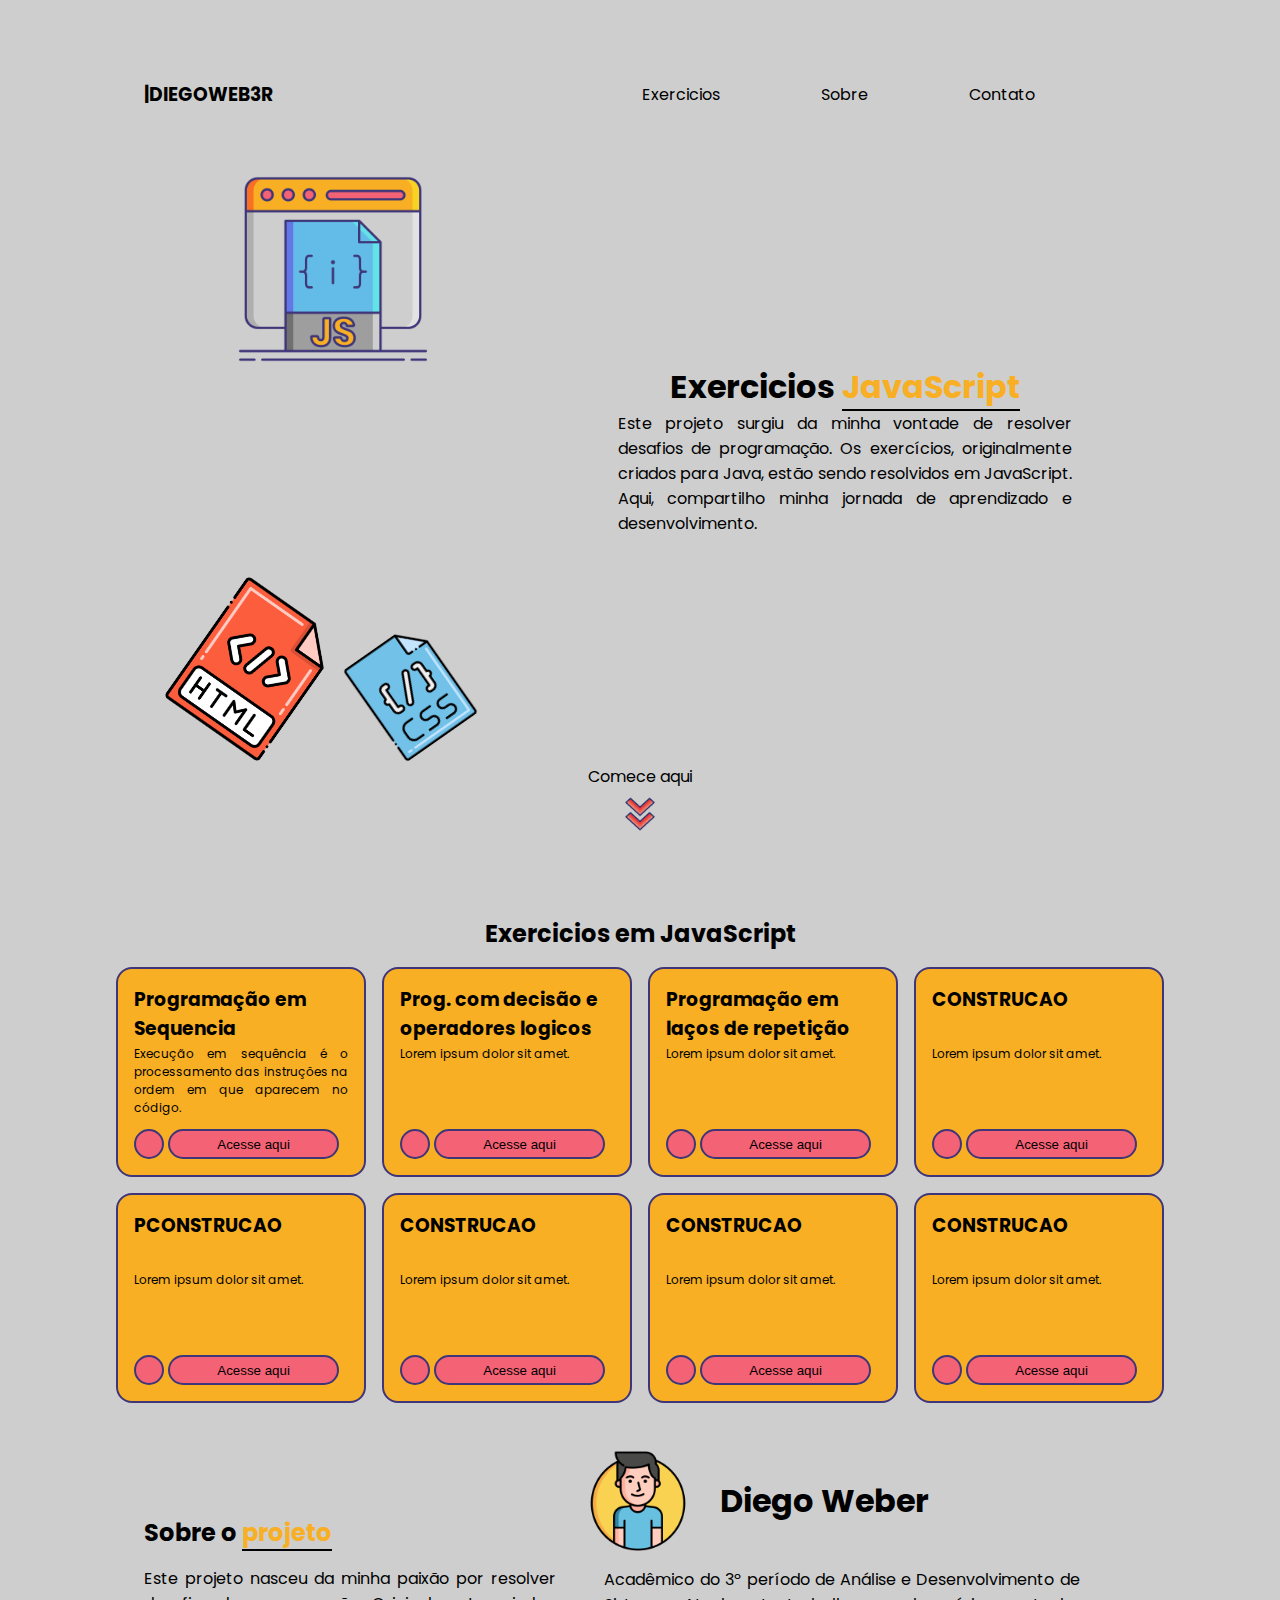
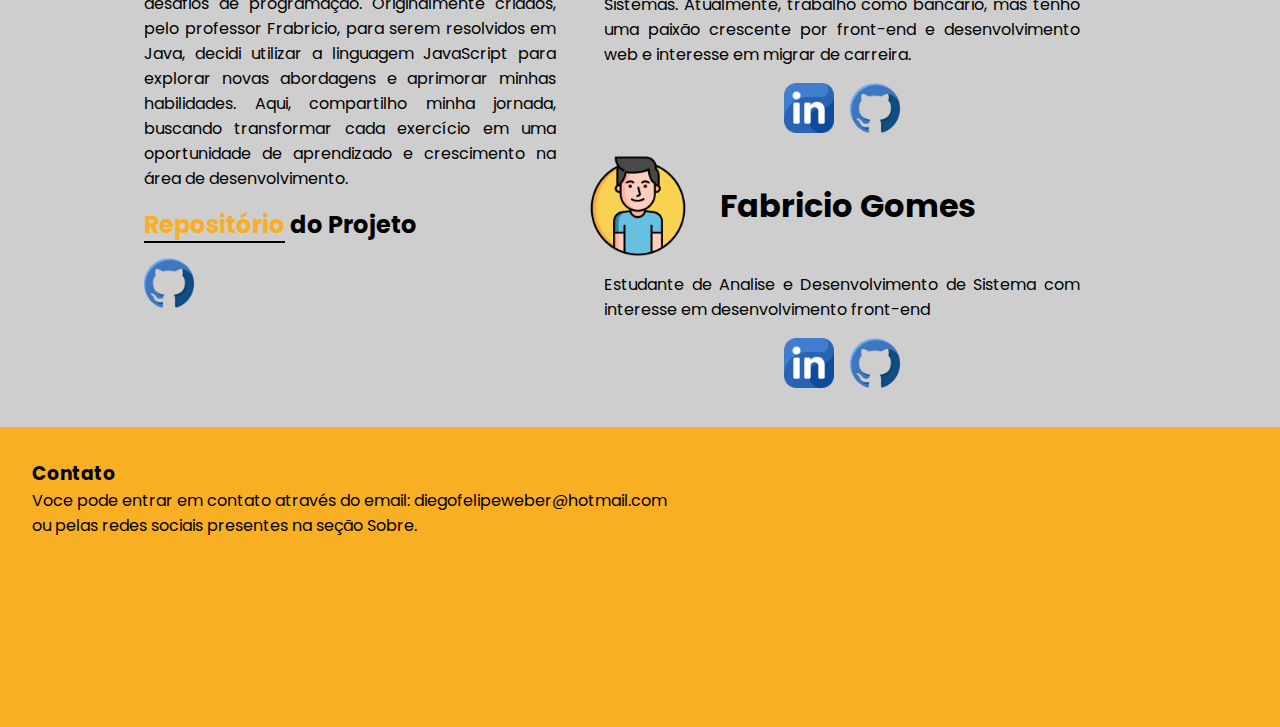
<file: index.html>
<!DOCTYPE html>
<html lang="en">
<head>
    <meta charset="UTF-8">
    <meta name="viewport" content="width=device-width, initial-scale=1.0">
    <link rel="stylesheet" href="style.css">
    <title>Exercicios JS</title>
</head>
<body>
    <div class="apresentacaoContainer">
        <nav>
            <h3 class="logo">|DIEGOWEB3R</h3>   
            <ul>
                <li><a href="#exercicio">Exercicios</a></li>
                <li><a href="#sobre">Sobre</a></li>
                <li><a href="#footer">Contato</a></li>
            </ul>
        </nav>
        <section>
            <div class="imgContainer">
                <img class="javascriptImg" src="./assets/javascript.png" alt="icon javascript">
                <img class="htmlImg" src="./assets/html.png" alt="icon html">
                <img class="cssImg" src="./assets/css.png" alt="icon css">
            </div>
            <div class="textContainer">
                <h1>Exercicios <span class="destaque">JavaScript</span></h1>
                <p>Este projeto surgiu da minha vontade de resolver desafios de programação. Os exercícios, originalmente criados para Java, estão sendo resolvidos em JavaScript. Aqui, compartilho minha jornada de aprendizado e desenvolvimento.</p>
            </div>
        </section>
        <div class="scrollContainer">
            <a href="#exercicio"><p><a href="#exercicio">Comece aqui</p>
            <img src="./assets/down-arrow.png" alt="seta"></a>
        </div>
    </div>

    <div id="exercicio">
        <h2>Exercicios em JavaScript</h2>
        <div class="cardContainers">
            <div class="card">
                <h3>Programação em Sequencia</h3>
                <p>Execução em sequência é o processamento das instruções na ordem em que aparecem no código.</p>
                <div class="buttonCard">
                    <div class="round"></div>
                    <button><a href="progsequencia.html">Acesse aqui</a></button>
                </div>
            </div>
            <div class="card">
                <h3>Prog. com decisão e operadores logicos</h3>
                <p>Lorem ipsum dolor sit amet.</p>
                <div class="buttonCard">
                    <div class="round"></div>
                    <button><a href="exercicioProgDecisaoOpLogicos.js">Acesse aqui</a></button>
                </div>
            </div>
            <div class="card">
                <h3>Programação em laços de repetição</h3>
                <p>Lorem ipsum dolor sit amet.</p>
                <div class="buttonCard">
                    <div class="round"></div>
                    <button><a href="proglaços.html">Acesse aqui</a></button>
                </div>
            </div>
            <div class="card">
                <h3>CONSTRUCAO</h3>
                <p>Lorem ipsum dolor sit amet.</p>
                <div class="buttonCard">
                    <div class="round"></div>
                    <button>Acesse aqui</button>
                </div>
            </div>
            <div class="card">
                <h3>PCONSTRUCAO</h3>
                <p>Lorem ipsum dolor sit amet.</p>
                <div class="buttonCard">
                    <div class="round"></div>
                    <button>Acesse aqui</button>
                </div>
            </div>
            <div class="card">
                <h3>CONSTRUCAO</h3>
                <p>Lorem ipsum dolor sit amet.</p>
                <div class="buttonCard">
                    <div class="round"></div>
                    <button>Acesse aqui</button>
                </div>
            </div>
            <div class="card">
                <h3>CONSTRUCAO</h3>
                <p>Lorem ipsum dolor sit amet.</p>
                <div class="buttonCard">
                    <div class="round"></div>
                    <button>Acesse aqui</button>
                </div>
            </div>
            <div class="card">
                <h3>CONSTRUCAO</h3>
                <p>Lorem ipsum dolor sit amet.</p>
                <div class="buttonCard">
                    <div class="round"></div>
                    <button>Acesse aqui</button>
                </div>
            </div>
        </div>
    </div>


    <div id="sobre" class="sobreContainer">
        <div class="sobreProjetoContainer">
            <h2>Sobre o <span>projeto</span></h2>
            <p>Este projeto nasceu da minha paixão por resolver desafios de programação. Originalmente criados, pelo professor Frabricio, para serem resolvidos em Java, decidi utilizar a linguagem JavaScript para explorar novas abordagens e aprimorar minhas habilidades. Aqui, compartilho minha jornada, buscando transformar cada exercício em uma oportunidade de aprendizado e crescimento na área de desenvolvimento.</p>
            <h2><span>Repositório</span> do Projeto</h2>
            <a href="https://github.com/diegoweb3r/ExerciciosJS"><img src="./assets/github.png" alt="github icon"></a>
        </div>
        <div class="sobreNosProjeto">
            <div class="sobreCard">
                <div class="autorContainer">
                    <img src="./assets/user.png" alt="user icon">
                    <h3>Diego Weber</h3>
                </div>
                <div class="textSobreCard">
                    <p>Acadêmico do 3º período de Análise e Desenvolvimento de Sistemas. Atualmente, trabalho como bancário, mas tenho uma paixão crescente por front-end e desenvolvimento web e interesse em migrar de carreira.</p>
                    <div class="socialLinks">
                        <a href="https://www.linkedin.com/in/diego-weber-474a5aa6/"><img src="./assets/linkedin (1).png" alt="linkedin icon"></a>
                        <a href="https://github.com/diegoweb3r"><img src="./assets/github.png" alt="github icon"></a>
                    </div>
                </div>
            </div>
            <div class="sobreCard">
                <div class="autorContainer">
                    <img src="./assets/user.png" alt="user icon">
                    <h3>Fabricio Gomes</h3>
                </div>
                <div class="textSobreCard">
                    <p>Estudante de Analise e Desenvolvimento de Sistema com interesse em desenvolvimento front-end</p>
                    <div class="socialLinks">
                        <a href="https://www.linkedin.com/in/fabriciocurvello/"><img src="./assets/linkedin (1).png" alt="linkedin icon"></a>
                        <a href=""><img src="./assets/github.png" alt="github icon"></a>
                    </div>
                </div>
            </div>
        </div>
    </div>
    
    <footer id="footer" class="contatoContainer">
        <h3>Contato</h3>
        <p>Voce pode entrar em contato através do email: diegofelipeweber@hotmail.com <br>
        ou pelas redes sociais presentes na seção Sobre.</p>

    </footer>
    
</body>
</html>
</file>
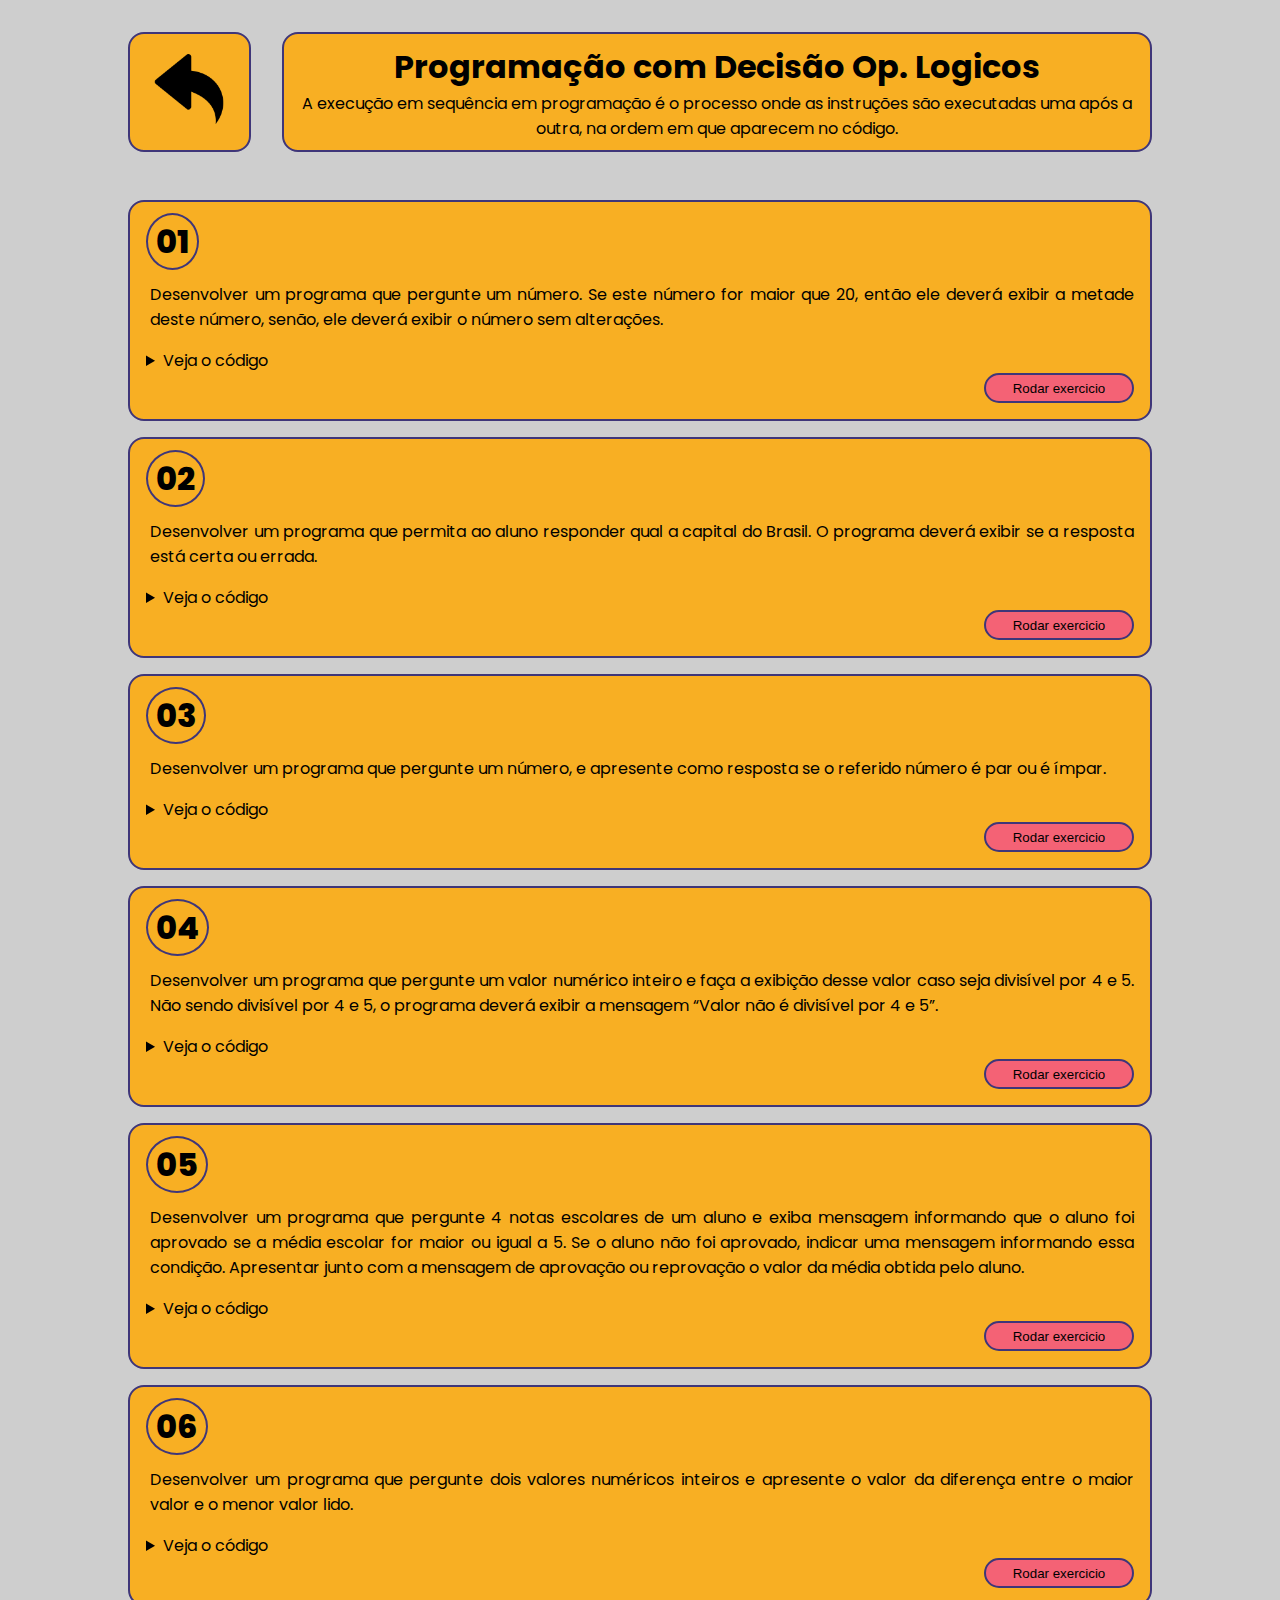
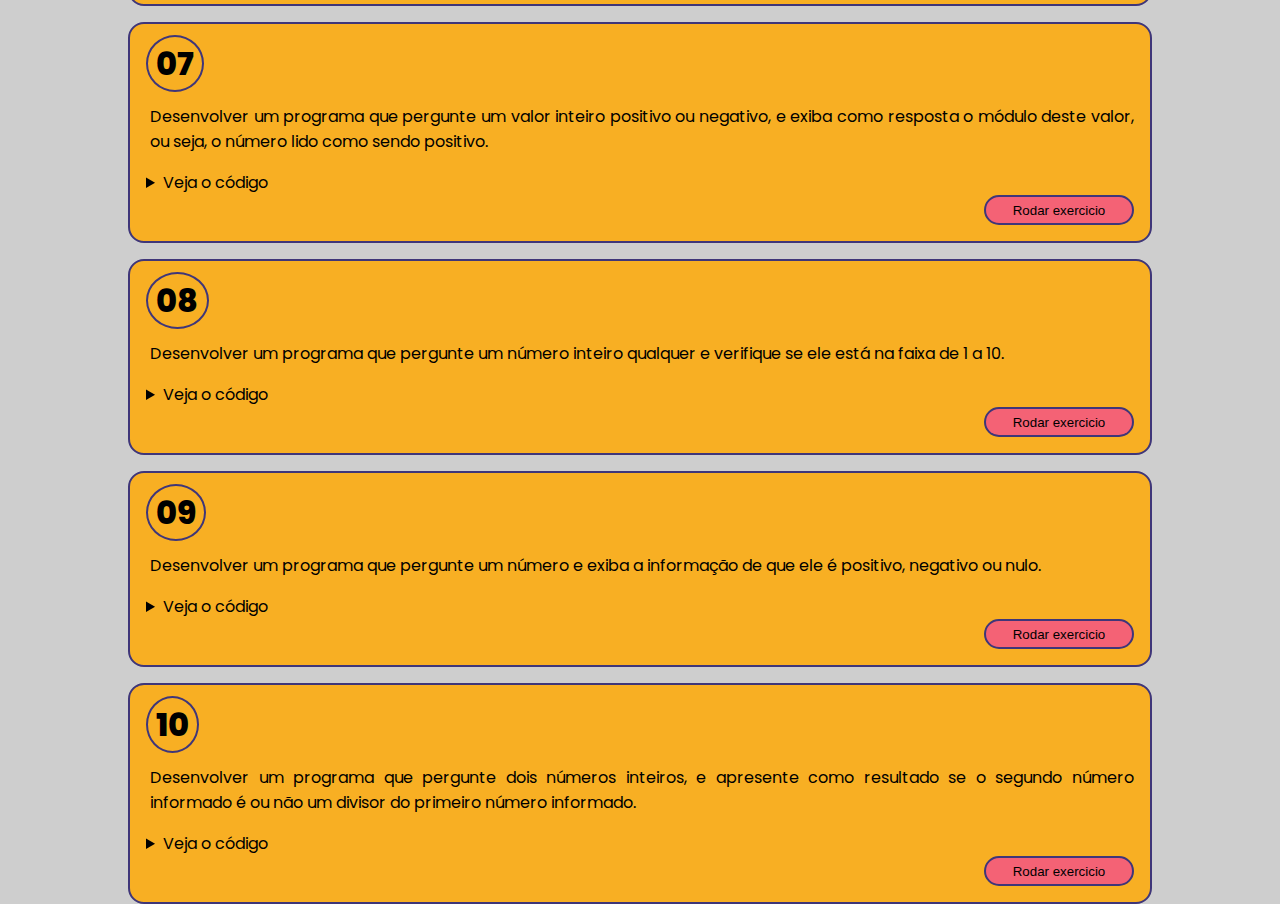
<file: progDeciOpLogicos.html>
<!DOCTYPE html>
<html lang="en">
<head>
    <meta charset="UTF-8">
    <meta name="viewport" content="width=device-width, initial-scale=1.0">
    <link rel="stylesheet" href="exerciciosStyle.css">
    <title>Programação com Decisão Op. Logicos</title>
</head>
<body>

    <header>
        <div class="voltarButton">
            <a href="index.html"><img src="./assets/reply.png" alt="back icon"></a>
        </div>
        <div class="header">
            <h1>Programação com Decisão Op. Logicos</h1>
            <p>A execução em sequência em programação é o processo onde as instruções são executadas uma após a outra, na ordem em que aparecem no código.</p>
        </div>
        
    </header>

    <section>
        <div class="questionCard">
            <div class="questionText">
                <span>01</span>
                <p>Desenvolver um programa que pergunte um número. Se este número for maior que 20, então ele deverá exibir a 
                    metade deste número, senão, ele deverá exibir o número sem alterações.</p>
            </div>
            <div class="questionCode">
                <details>
                <summary>Veja o código</summary>
                    <p> function exercicio01(){<br>
                        let numero = parseFloat(prompt("Digite um numero:"))<br>
                    
                        if (numero > 20){<br>
                            alert("A metade do numero digitado é " + (numero/2))<br>
                        } else{<br>
                            alert("O numero digitado é " + numero)<br>
                        }<br>
                    }</p>
                
                </details>
            </div>
            <div class="questionButtons">
                <button onClick="exercicio01()">Rodar exercicio</button>
            </div>
        </div>

        <div class="questionCard">
            <div class="questionText">
                <span>02</span>
                <p>Desenvolver um programa que permita ao aluno responder qual a capital do Brasil. O programa deverá exibir se 
                    a resposta está certa ou errada.</p>
            </div>
            <div class="questionCode">
                <details>
                <summary>Veja o código</summary>
                    <p> let capital = prompt("Digite a capital do Brasil");<br>

                        if(capital.toLocaleUpperCase == BRASILIA){<br>
                            alert("Sua resposta esta correta")<br>
                        } else{<br>
                            alert("Sua resposta esta errada")<br>
                        }</p>
                
                </details>
            </div>
            <div class="questionButtons">
                <button onClick="exercicio02()">Rodar exercicio</button>
            </div>
        </div>
        <div class="questionCard">
            <div class="questionText">
                <span>03</span>
                <p>Desenvolver um programa que pergunte um número, e apresente como resposta se o referido número é par ou 
                é ímpar.</p>
            </div>
            <div class="questionCode">
                <details>
                <summary>Veja o código</summary>
                    <p> let numero = parseFloat(prompt("Digite um numero"))<br>

                        if(numero % 2 == 0){<br>
                            alert("O numero " + numero + "é par")<br>
                        } else{<br>
                            alert("O numero " + numero + "é impar")<br>
                        }</p>
                
                </details>
            </div>
            <div class="questionButtons">
                <button onClick="exercicio03()">Rodar exercicio</button>
            </div>
        </div>
        <div class="questionCard">
            <div class="questionText">
                <span>04</span>
                <p>Desenvolver  um  programa  que  pergunte  um  valor  numérico  inteiro  e  faça  a  exibição  desse  valor  caso  seja 
                    divisível por 4 e 5. Não sendo divisível por 4 e 5, o programa deverá exibir a mensagem “Valor não é divisível por 
                    4 e 5”.</p>
            </div>
            <div class="questionCode">
                <details>
                <summary>Veja o código</summary>
                    <p>let numero = parseInt(prompt("Digite um numero inteiro"))<br>

                        if(numero % 4 == 0 && numero % 5 == 0){<br>
                            alert("O numero é divisivel por 4 ou 5")<br>
                        } else{<br>
                            alert("O valor não é divisivel por 4 e 5")<br>
                        }</p>
                
                </details>
            </div>
            <div class="questionButtons">
                <button onClick="exercicio02()">Rodar exercicio</button>
            </div>
        </div>
        <div class="questionCard">
            <div class="questionText">
                <span>05</span>
                <p>Desenvolver um programa que pergunte 4 notas escolares de um aluno e exiba mensagem informando que o 
                    aluno  foi  aprovado  se  a  média  escolar  for  maior  ou  igual  a  5.  Se  o  aluno  não  foi  aprovado,  indicar  uma 
                    mensagem informando essa condição. Apresentar junto com a mensagem de aprovação ou reprovação o valor 
                    da média obtida pelo aluno.</p>
            </div>
            <div class="questionCode">
                <details>
                <summary>Veja o código</summary>
                    <p> let nota1 = parseFloat(prompt("Digite a primeira nota: "))<br>
                        let nota2 = parseFloat(prompt("Digite a segunda nota: "))<br>
                        let nota3 = parseFloat(prompt("Digite a terceira nota: "))<br>
                        let nota4 = parseFloat(prompt("Digite a quarta nota: "))<br>
                        media = (nota1 + nota2 + nota3 + nota4) / 4<br>
                    
                        if(media >= 5){<br>
                            alert("O aluno foi aprovado com média " + media)<br>
                        } else {<br>
                            alert("O aluno foi reprovado com média " + media)<br>
                        }</p>
                </details>
            </div>
            <div class="questionButtons">
                <button onClick="exercicio05()">Rodar exercicio</button>
            </div>
        </div>
        <div class="questionCard">
            <div class="questionText">
                <span>06</span>
                <p>Desenvolver um programa que pergunte dois valores numéricos inteiros e apresente o valor da diferença entre o 
                    maior valor e o menor valor lido.</p>
            </div>
            <div class="questionCode">
                <details>
                <summary>Veja o código</summary>
                    <p> let numero1 = parseInt(prompt("Digite um numero"))<br>
                        let numero2 = parseInt(prompt("Digite outro numero"))<br>
                    
                        if(numero1 > numero2){<br>
                            alert("O maior numero digitado foi " + numero1 +" e o menor foi " + numero2 + " e a diferenca entre eles é de " + (numero1 - numero2))<br>
                        } else{<br>
                            alert("O maior numero digitado foi " + numero2 +" e o menor foi " + numero1 + " e a diferenca entre eles é de " + (numero2 - numero1))<br>
                        }</p>
                
                </details>
            </div>
            <div class="questionButtons">
                <button onClick="exercicio06()">Rodar exercicio</button>
            </div>
        </div>
        <div class="questionCard">
            <div class="questionText">
                <span>07</span>
                <p>Desenvolver um programa que pergunte um valor inteiro positivo ou negativo, e exiba como resposta o módulo 
                    deste valor, ou seja, o número lido como sendo positivo.</p>
            </div>
            <div class="questionCode">
                <details>
                <summary>Veja o código</summary>
                    <p> let numero = parseInt(prompt("Digite um valor"))<br>

                        if(numero >= 0){<br>
                            alert("O valor digitado foi" + numero)<br>
                        } else{<br>
                            alert("O valor digitado foi " + (-numero))<br>
                        }</p>
                
                </details>
            </div>
            <div class="questionButtons">
                <button onClick="exercicio07()">Rodar exercicio</button>
            </div>
        </div>
        <div class="questionCard">
            <div class="questionText">
                <span>08</span>
                <p>Desenvolver um programa que pergunte um número inteiro qualquer e verifique se ele está na faixa de 1 a 10.</p>
            </div>
            <div class="questionCode">
                <details>
                <summary>Veja o código</summary>
                    <p>let numero = parseInt(prompt("Digite um numero de 1 a 10"))
                        if(numero &lt; 1 || numero > 10){
                            alert("Voce digitou um numero fora do intervalo solicitado")
                        } else{
                            alert("Voce digitou o numero: " + numero)
                        }</p>
                
                </details>
            </div>
            <div class="questionButtons">
                <button onClick="exercicio08()">Rodar exercicio</button>
            </div>
        </div>
        <div class="questionCard">
            <div class="questionText">
                <span>09</span>
                <p>Desenvolver um programa que pergunte um número e exiba a informação de que ele é positivo, negativo ou 
                nulo.</p>
            </div>
            <div class="questionCode">
                <details>
                <summary>Veja o código</summary>
                    <p>let numero = parseInt(prompt("Digite um numero"))<br>

                        if(isNaN(numero)){<br>
                            alert("Valor digitado invalido")<br>
                        } else if (numero &lt; 0){<br>
                            alert("O numero digitado foi: " + numero + " e ele é negativo")<br>
                        }<br>
                        else if (numero >= 0){<br>
                            alert("O numero digitado foi: " + numero + " e ele é positivo")<br>
                        }<br></p>
                
                </details>
            </div>
            <div class="questionButtons">
                <button onClick="exercicio09()">Rodar exercicio</button>
            </div>
        </div>
        <div class="questionCard">
            <div class="questionText">
                <span>10</span>
                <p>Desenvolver  um  programa  que  pergunte  dois  números  inteiros,  e  apresente  como  resultado  se  o  segundo 
                    número informado é ou não um divisor do primeiro número informado.</p>
            </div>
            <div class="questionCode">
                <details>
                <summary>Veja o código</summary>
                    <p> let numero1 = parseInt(prompt("Digite um numero: "))<br>
                        let numero2 = parseInt(prompt("Digite outro numero: "))<br>
                    
                        if(numero2 % numero1 == 0){<br>
                            alert("O numero: " + numero2 + " é divisivel por " + numero1)<br>
                        } else{<br>
                            alert("O numero: " + numero2 + " não é divisivel por " + numero1)<br>
                        }</p>
                
                </details>
            </div>
            <div class="questionButtons">
                <button onClick="exercicio10()">Rodar exercicio</button>
            </div>
        </div>
    </section>
    
    <script src="exercicioProgDecisaoOpLogicos.js"></script>
</body>
</html>
</file>
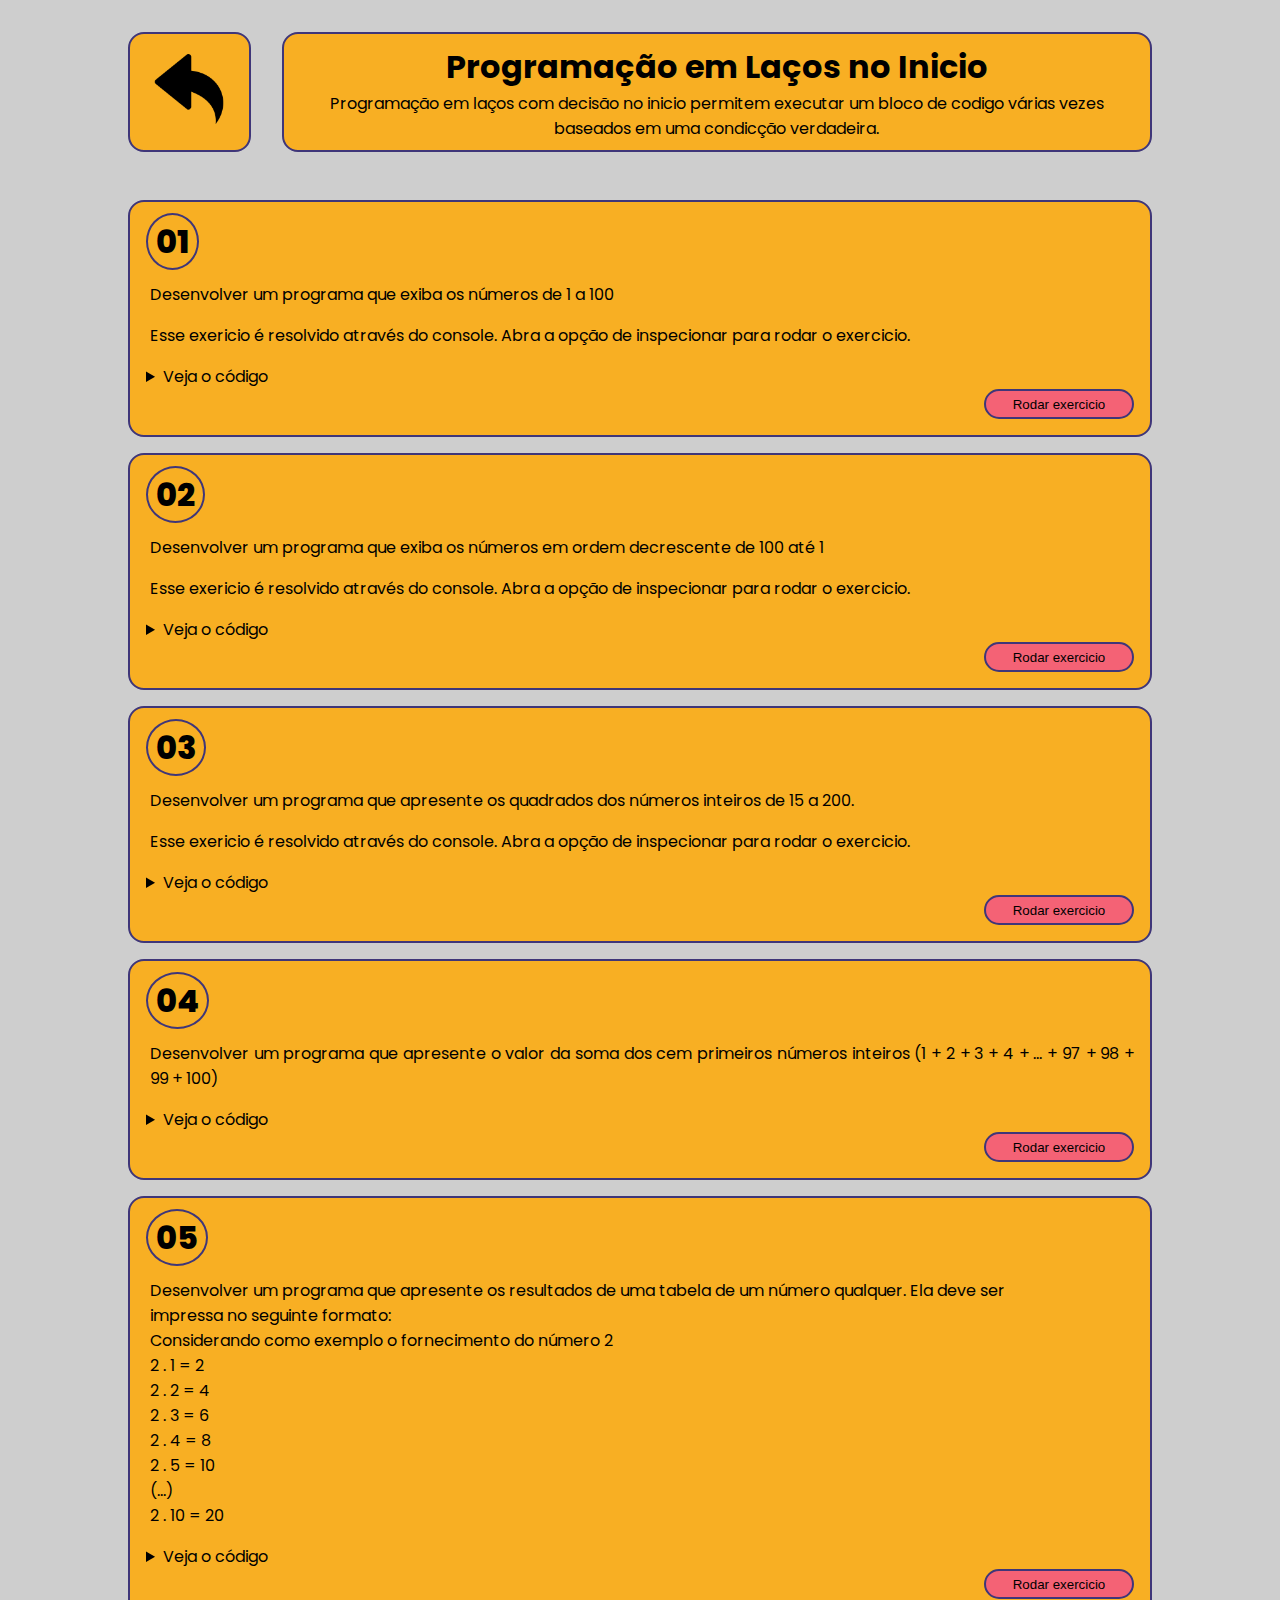
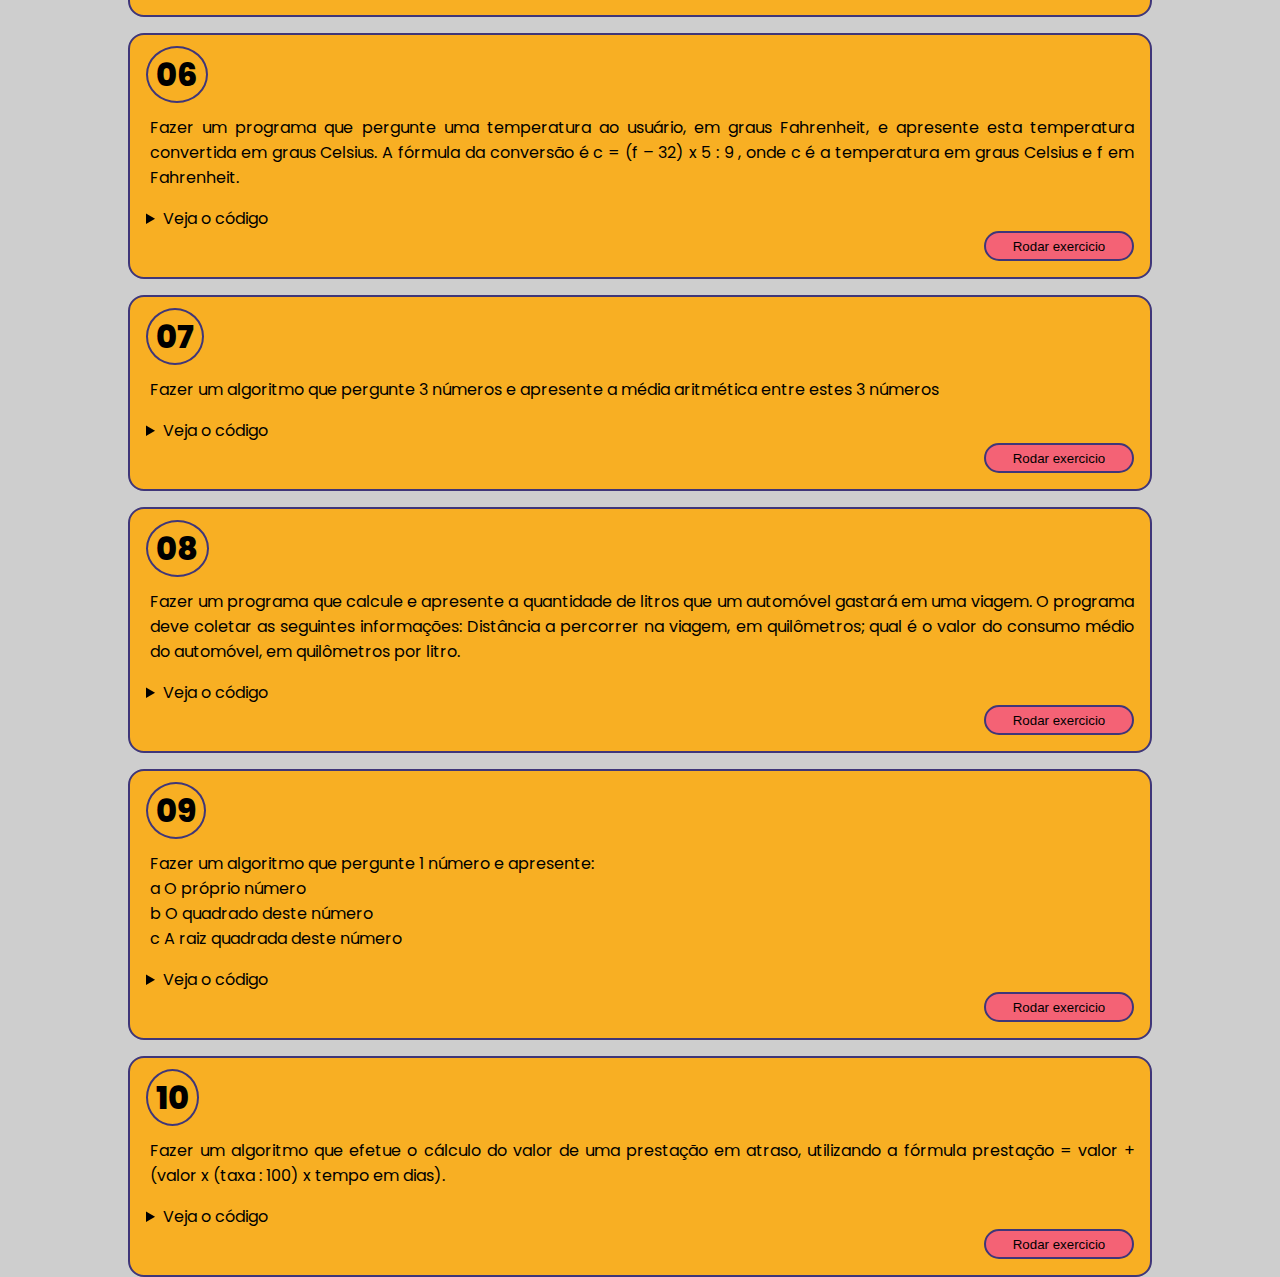
<file: proglacos.html>
<!DOCTYPE html>
<html lang="en">
<head>
    <meta charset="UTF-8">
    <meta name="viewport" content="width=device-width, initial-scale=1.0">
    <link rel="stylesheet" href="exerciciosStyle.css">
    <title>Programação em Laços</title>
</head>
<body>

    <header>
        <div class="voltarButton">
            <a href="index.html"><img src="./assets/reply.png" alt="back icon"></a>
        </div>
        <div class="header">
            <h1>Programação em Laços no Inicio</h1>
            <p>Programação em laços com decisão no inicio permitem executar um bloco de codigo várias vezes baseados em uma condicção verdadeira.</p>
        </div>
        
    </header>

    <section>
        <div class="questionCard">
            <div class="questionText">
                <span>01</span>
                <p>Desenvolver um programa que exiba os números de 1 a 100</p>
                <p class="consoleAlert">Esse exericio é resolvido através do console. Abra a opção de inspecionar para rodar o exercicio.</p>
            </div>
            <div class="questionCode">
                <details>
                <summary>Veja o código</summary>
                    <p>  let i = 1;<br>

                        while (i &lt;= 100){<br>
                            console.log(i)<br>
                            i++;<br>
                        }</p>
                
                </details>
            </div>
            <div class="questionButtons">
                <button onClick="exercicio01()">Rodar exercicio</button>
            </div>
        </div>

        <div class="questionCard">
            <div class="questionText">
                <span>02</span>
                <p>Desenvolver um programa que exiba os números em ordem decrescente de 100 até 1<br>
                    <p class="consoleAlert">Esse exericio é resolvido através do console. Abra a opção de inspecionar para rodar o exercicio.</p>
                </div>
            <div class="questionCode">
                <details>
                <summary>Veja o código</summary>
                    <p>   let i = 100;<br>

                        while (i > 0){<br>
                            console.log(i)<br>
                            i--;<br>    
                        }</p>
                
                </details>
            </div>
            <div class="questionButtons">
                <button onClick="exercicio02()">Rodar exercicio</button>
            </div>
        </div>
        <div class="questionCard">
            <div class="questionText">
                <span>03</span>
                <p>Desenvolver um programa que apresente os quadrados dos números inteiros de 15 a 200.</p>
                <p class="consoleAlert">Esse exericio é resolvido através do console. Abra a opção de inspecionar para rodar o exercicio.</p>
            </div>
            <div class="questionCode">
                <details>
                <summary>Veja o código</summary>
                    <p>let i = 15;<br>

                        while (i &lt;= 200){<br>
                            console.log(Math.pow(i, 2));<br>
                            i++;<br>
                        }</p>
                
                </details>
            </div>
            <div class="questionButtons">
                <button onClick="exercicio03()">Rodar exercicio</button>
            </div>
        </div>
        <div class="questionCard">
            <div class="questionText">
                <span>04</span>
                <p>Desenvolver um programa que apresente o valor da soma dos cem primeiros números inteiros (1 + 2 + 3 + 4 + ...
                    + 97 + 98 + 99 + 100) </p>
            </div>
            <div class="questionCode">
                <details>
                <summary>Veja o código</summary>
                    <p> let i = 1;<br>
                        let soma = 0;<br>
                        
                        while(i &lt;= 100){<br>
                            soma += i;<br>
                            i++;<br>
                        }<br>
                        
                        alert(soma)<br></p>
                
                </details>
            </div>
            <div class="questionButtons">
                <button onClick="exercicio04()">Rodar exercicio</button>
            </div>
        </div>
        <div class="questionCard">
            <div class="questionText">
                <span>05</span>
                <p>Desenvolver um programa que apresente os resultados de uma tabela de um número qualquer. Ela deve ser<br>
                    impressa no seguinte formato:<br>
                    Considerando como exemplo o fornecimento do número 2<br>
                    2 . 1 = 2<br>
                    2 . 2 = 4<br>
                    2 . 3 = 6<br>
                    2 . 4 = 8<br>
                    2 . 5 = 10<br>
                    (...)<br>
                    2 . 10 = 20<br></p>
            </div>
            <div class="questionCode">
                <details>
                <summary>Veja o código</summary>
                    <p>    let i = 1;<br>
                        let tabuada = 5;<br>
                    
                        while (i &lt;= 10){<br>
                        console.log(tabuada + " . " + i + " = " + tabuada * i)<br>
                        i++;
                    }<br></p>
                </details>
            </div>
            <div class="questionButtons">
                <button onClick="exercicio05()">Rodar exercicio</button>
            </div>
        </div>
        <div class="questionCard">
            <div class="questionText">
                <span>06</span>
                <p>Fazer um programa que pergunte uma temperatura ao usuário, em graus Fahrenheit, e apresente esta
                    temperatura convertida em graus Celsius. A fórmula da conversão é c	=	(f	–	32)	x	5	:	9	, onde c	 é a temperatura
                    em graus Celsius e f		em Fahrenheit.</p>
            </div>
            <div class="questionCode">
                <details>
                <summary>Veja o código</summary>
                    <p> let temperaturaFahrenheit = parseFloat(prompt("Digite a temperatura em Fahrenheit: "));<br>
                        let temperaturaCelsius = (temperaturaFahrenheit - 32) * 5 / 9;<br>
                        
                        alert(`A temperatura em Fahrenheit é de ${temperaturaFahrenheit} e em Celsius é de ${temperaturaCelsius}`)<br></p>
                
                </details>
            </div>
            <div class="questionButtons">
                <button onClick="exercicio06()">Rodar exercicio</button>
            </div>
        </div>
        <div class="questionCard">
            <div class="questionText">
                <span>07</span>
                <p>Fazer um algoritmo que pergunte 3 números e apresente a média aritmética entre estes 3 números</p>
            </div>
            <div class="questionCode">
                <details>
                <summary>Veja o código</summary>
                    <p> let numero1 = parseFloat(prompt("Digite o primeiro numero: "));<br>
                        let numero2 = parseFloat(prompt("Digite o segundo numero: "));<br>
                        let numero3 = parseFloat(prompt("Digite o terceiro numero: "));<br>
                        let media = (numero1 + numero2 + numero3) / 3;<br>
                        
                        alert(`Os numeros digitados foram: ${numero1}, ${numero2} e ${numero3}. A média aritmetica é ${media}.`)<br></p>
                
                </details>
            </div>
            <div class="questionButtons">
                <button onClick="exercicio07()">Rodar exercicio</button>
            </div>
        </div>
        <div class="questionCard">
            <div class="questionText">
                <span>08</span>
                <p>Fazer um programa que calcule e apresente a quantidade de litros que um automóvel gastará em uma viagem. O
                    programa deve coletar as seguintes informações: Distância a percorrer na viagem, em quilômetros; qual é o
                    valor do consumo médio do automóvel, em quilômetros por litro.</p>
            </div>
            <div class="questionCode">
                <details>
                <summary>Veja o código</summary>
                    <p> let distancia = parseFloat(prompt("Digite a distancia, em quilometros, a percorrer:"));<br>
                        let valorConsumoMedio = parseFloat(prompt("Digite o consumo medio, em quilometros, do veiculo:"))<br>
                        let qtdLitros = distancia / valorConsumoMedio;<br>
                    
                        alert(`Voce vai percorrer ${distancia}Km e consumira cerca de ${qtdLitros}lts de gasolina.`)<br></p>
                
                </details>
            </div>
            <div class="questionButtons">
                <button onClick="exercicio08()">Rodar exercicio</button>
            </div>
        </div>
        <div class="questionCard">
            <div class="questionText">
                <span>09</span>
                <p>Fazer um algoritmo que pergunte 1 número e apresente: <br>
                    a O próprio número <br>
                    b O quadrado deste número <br>
                    c A raiz quadrada deste número <br></p>
            </div>
            <div class="questionCode">
                <details>
                <summary>Veja o código</summary>
                    <p> let numero = parseFloat(prompt("Digite um numero:"));<br>
                        let numeroQuadrado = Math.pow(numero, 2);<br>
                        let numeroRaiz = Math.sqrt(numero);<br>
                        
                        alert(`O numero digitado foi: ${numero}. O numero ao quadrado é ${numeroQuadrado} e a raiz quadrada é ${numeroRaiz}`)<br></p>
                
                </details>
            </div>
            <div class="questionButtons">
                <button onClick="exercicio09()">Rodar exercicio</button>
            </div>
        </div>
        <div class="questionCard">
            <div class="questionText">
                <span>10</span>
                <p>Fazer um algoritmo que efetue o cálculo do valor de uma prestação em atraso, utilizando a fórmula 
                    prestação	=	valor	+	(valor	x	(taxa	:	100)	x	tempo	em	dias).</p>
            </div>
            <div class="questionCode">
                <details>
                <summary>Veja o código</summary>
                    <p> let prestacao = parseFloat(prompt("Digite o valor da prestação:"));<br>
                        let diasAtraso = parseInt(prompt("Quantos dias esta em atraso?"));<br>
                        let taxa = parseFloat(prompt("Qual a taxa para atrasos?"));<br>
                        
                        let prestacaoAtualizada = prestacao + (prestacao * (taxa / 100) * diasAtraso); <br>
                        
                        alert(`A prestação original era de R$${prestacao} e estava em atraso em ${diasAtraso} dias. A taxa de atraso é de ${taxa}% ao dia. Sua parcela atualizada é de: R$${prestacaoAtualizada}`)<br></p>
                
                </details>
            </div>
            <div class="questionButtons">
                <button onClick="exercicio10()">Rodar exercicio</button>
            </div>
        </div>
    </section>
    
    <script src="exerciciosProgLacos.js"></script>
</body>
</html>
</file>
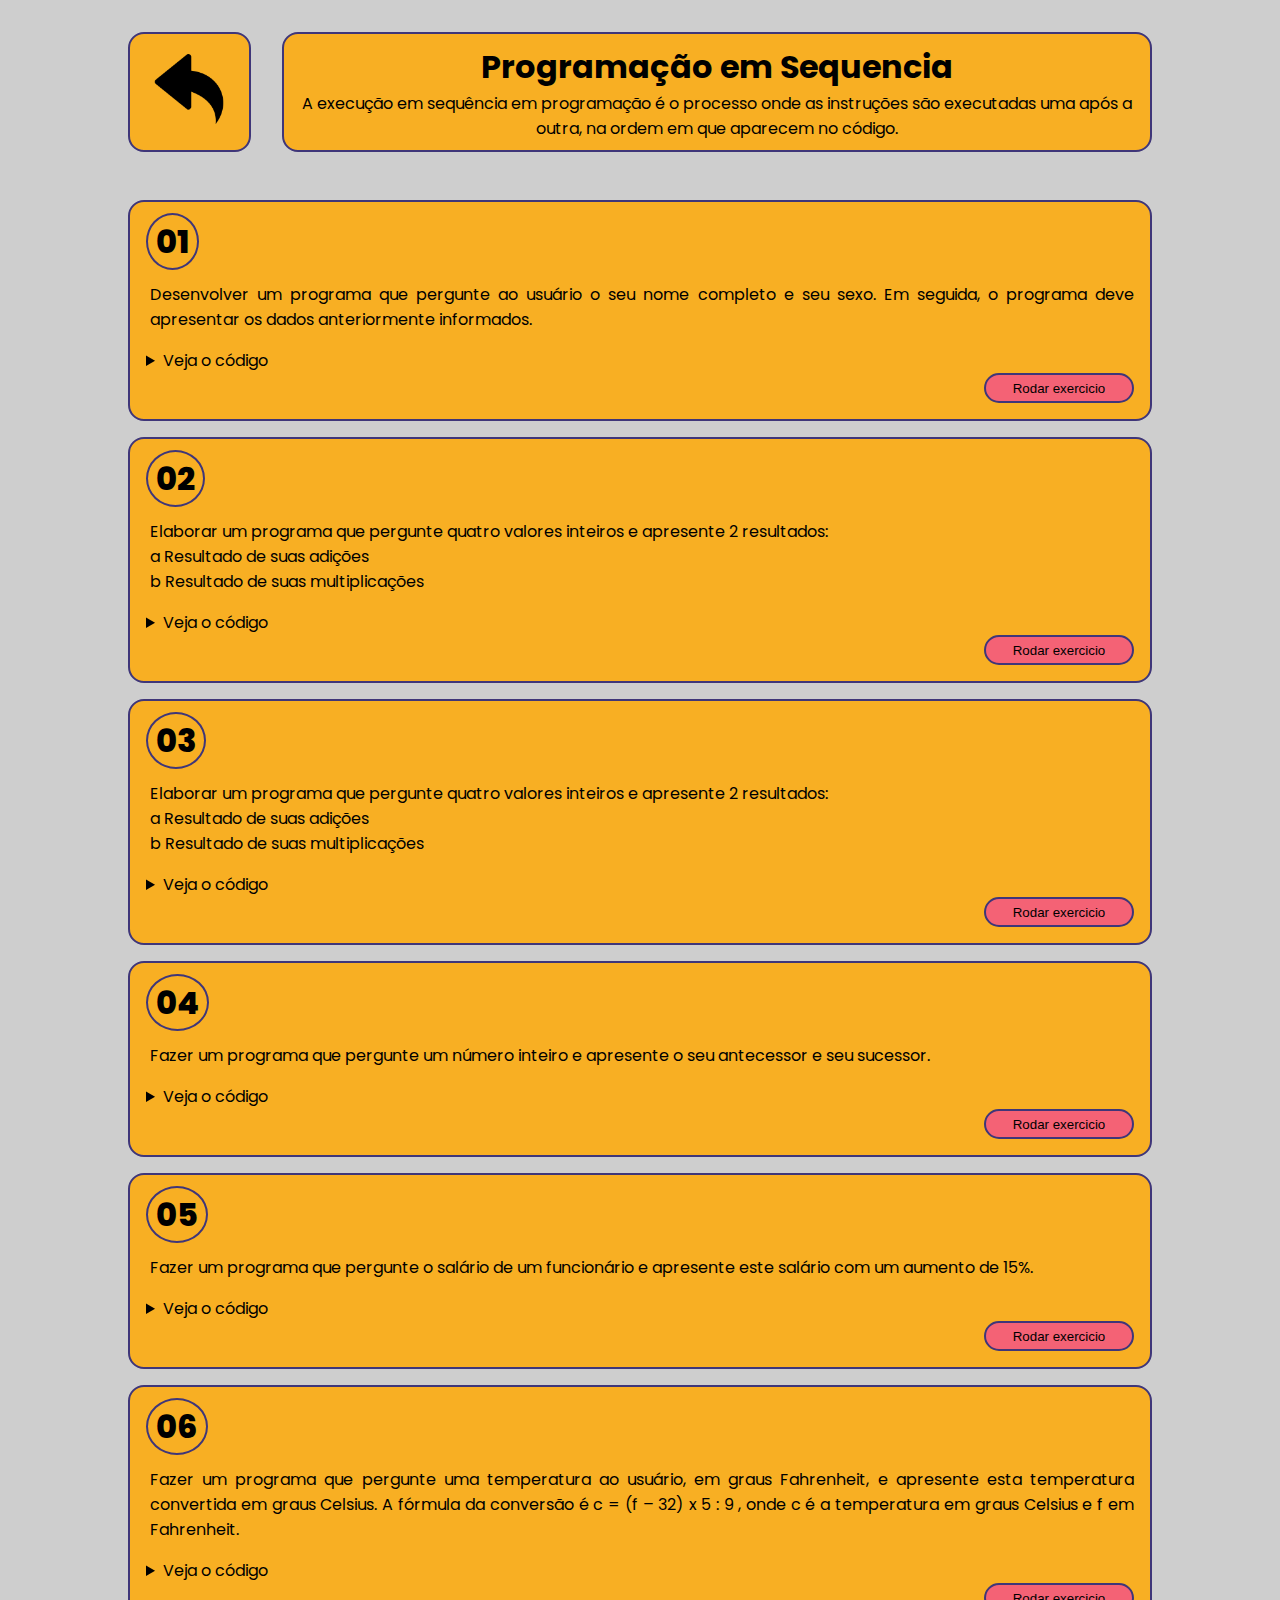
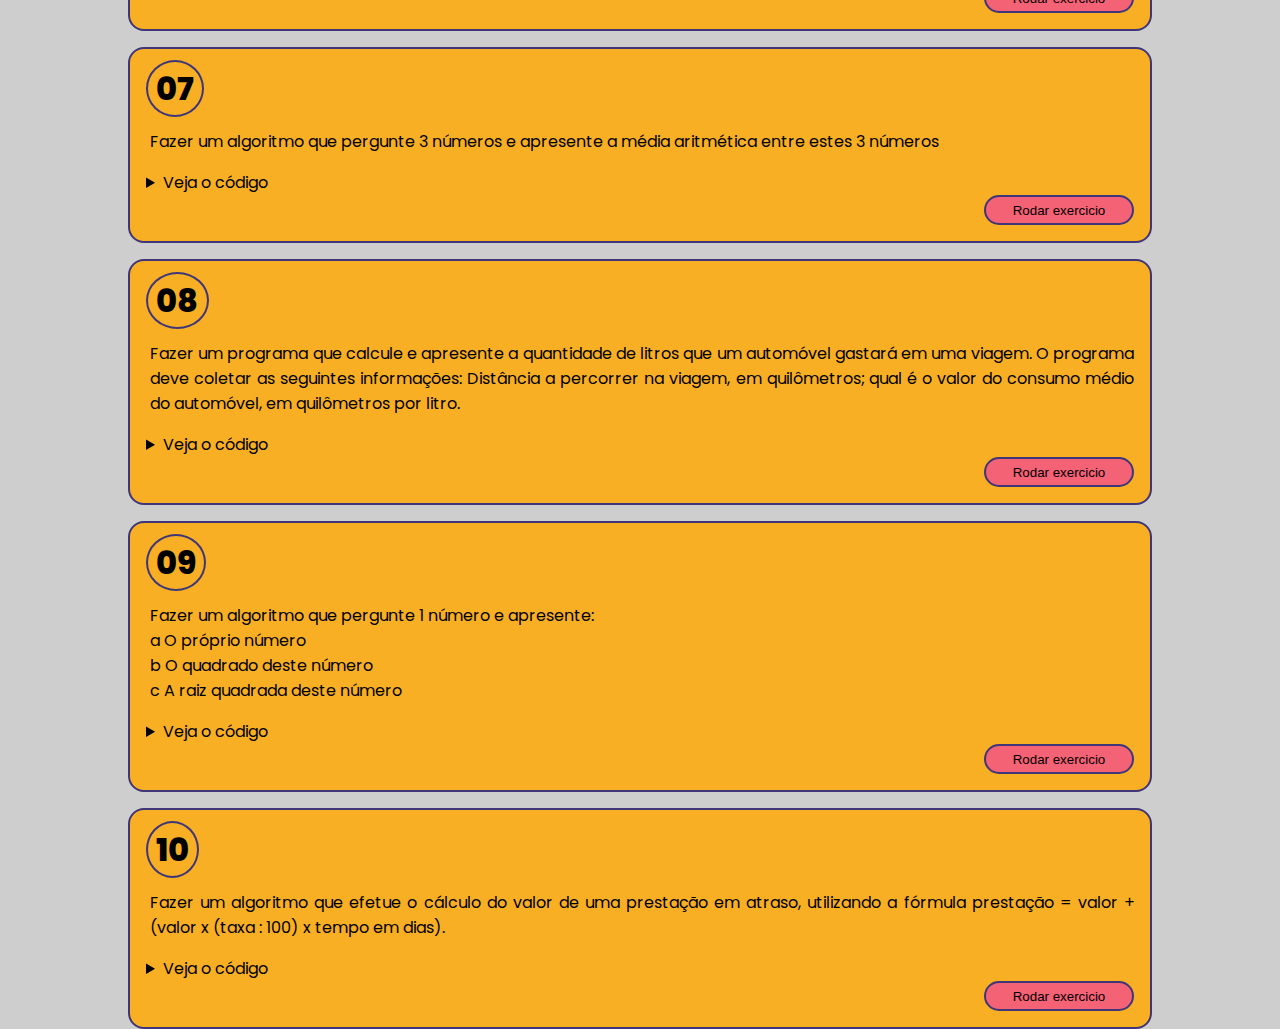
<file: progsequencia.html>
<!DOCTYPE html>
<html lang="en">
<head>
    <meta charset="UTF-8">
    <meta name="viewport" content="width=device-width, initial-scale=1.0">
    <link rel="stylesheet" href="exerciciosStyle.css">
    <title>Programação em Sequencia</title>
</head>
<body>

    <header>
        <div class="voltarButton">
            <a href="index.html"><img src="./assets/reply.png" alt="back icon"></a>
        </div>
        <div class="header">
            <h1>Programação em Sequencia</h1>
            <p>A execução em sequência em programação é o processo onde as instruções são executadas uma após a outra, na ordem em que aparecem no código.</p>
        </div>
        
    </header>

    <section>
        <div class="questionCard">
            <div class="questionText">
                <span>01</span>
                <p>Desenvolver um programa que pergunte ao usuário o seu nome completo e seu sexo. Em seguida, o programa
                deve apresentar os dados anteriormente informados.</p>
            </div>
            <div class="questionCode">
                <details>
                <summary>Veja o código</summary>
                    <p> let nome  = prompt("Qual seu nome?")<br>
                        let sexo = prompt("Qual seu sexo?")<br>
                        alert(`Seu nome é ${nome} e seu sexo é ${sexo}`)</p>
                
                </details>
            </div>
            <div class="questionButtons">
                <button onClick="exercicio01()">Rodar exercicio</button>
            </div>
        </div>

        <div class="questionCard">
            <div class="questionText">
                <span>02</span>
                <p>Elaborar um programa que pergunte quatro valores inteiros e apresente 2 resultados:<br>
                    a Resultado de suas adições<br>
                    b Resultado de suas multiplicações<br></p>
            </div>
            <div class="questionCode">
                <details>
                <summary>Veja o código</summary>
                    <p> let valor1 = parseInt(prompt("Digite o primeiro valor inteiro:"));<br>
                        let valor2 = parseInt(prompt("Digite o segundo valor inteiro:"));<br>
                        let valor3 = parseInt(prompt("Digite o terceiro valor inteiro:"));<br>
                        let valor4 = parseInt(prompt("Digite o quarto valor inteiro:"));<br>
                    
                        let soma = valor1 + valor2 + valor3 + valor4;<br>
                        let multiplicações = valor1 * valor2 * valor3 * valor4;<br>
                    
                        alert(`Os valores digitados foram: ${valor1}, ${valor2}, ${valor3}, ${valor4}. A soma dos valores é ${soma} e a multiplicação é ${multiplicações}`);<br></p>
                
                </details>
            </div>
            <div class="questionButtons">
                <button onClick="exercicio02()">Rodar exercicio</button>
            </div>
        </div>
        <div class="questionCard">
            <div class="questionText">
                <span>03</span>
                <p>Elaborar um programa que pergunte quatro valores inteiros e apresente 2 resultados:<br>
                    a Resultado de suas adições<br>
                    b Resultado de suas multiplicações<br></p>
            </div>
            <div class="questionCode">
                <details>
                <summary>Veja o código</summary>
                    <p> let valor1 = parseInt(prompt("Digite o primeiro valor inteiro:"));<br>
                        let valor2 = parseInt(prompt("Digite o segundo valor inteiro:"));<br>
                        let valor3 = parseInt(prompt("Digite o terceiro valor inteiro:"));<br>
                        let valor4 = parseInt(prompt("Digite o quarto valor inteiro:"));<br>
                    
                        let soma = valor1 + valor2 + valor3 + valor4;<br>
                        let multiplicações = valor1 * valor2 * valor3 * valor4;<br>
                    
                        alert(`Os valores digitados foram: ${valor1}, ${valor2}, ${valor3}, ${valor4}. A soma dos valores é ${soma} e a multiplicação é ${multiplicações}`);<br></p>
                
                </details>
            </div>
            <div class="questionButtons">
                <button onClick="exercicio03()">Rodar exercicio</button>
            </div>
        </div>
        <div class="questionCard">
            <div class="questionText">
                <span>04</span>
                <p>Fazer um programa que pergunte um número inteiro e apresente o seu antecessor e seu sucessor.</p>
            </div>
            <div class="questionCode">
                <details>
                <summary>Veja o código</summary>
                    <p> let numero = parseInt(prompt("Digite um numero:"));<br>
                        let antecessor = numero - 1;<br>
                        let sucessor = numero + 1;<br>
                        
                        alert(`O numero digitado foi o ${numero}. Seu antecessor é o ${antecessor} e seu sucessor é o ${sucessor}`)<br></p>
                
                </details>
            </div>
            <div class="questionButtons">
                <button onClick="exercicio02()">Rodar exercicio</button>
            </div>
        </div>
        <div class="questionCard">
            <div class="questionText">
                <span>05</span>
                <p>Fazer um programa que pergunte o salário de um funcionário e apresente este salário com um aumento de 15%.</p>
            </div>
            <div class="questionCode">
                <details>
                <summary>Veja o código</summary>
                    <p> let aumento = 0.15;<br>
                        let salario = parseFloat(prompt('Qual o seu salario?'));<br>
                        let salarioAjustado = salario + (salario * aumento);<br>
                        
                        alert(`O seu salario era de R$ ${salario}. Seu novo salario após ajuste é de R$ ${salarioAjustado}`)<br></p>
                </details>
            </div>
            <div class="questionButtons">
                <button onClick="exercicio05()">Rodar exercicio</button>
            </div>
        </div>
        <div class="questionCard">
            <div class="questionText">
                <span>06</span>
                <p>Fazer um programa que pergunte uma temperatura ao usuário, em graus Fahrenheit, e apresente esta
                    temperatura convertida em graus Celsius. A fórmula da conversão é c	=	(f	–	32)	x	5	:	9	, onde c	 é a temperatura
                    em graus Celsius e f		em Fahrenheit.</p>
            </div>
            <div class="questionCode">
                <details>
                <summary>Veja o código</summary>
                    <p> let temperaturaFahrenheit = parseFloat(prompt("Digite a temperatura em Fahrenheit: "));<br>
                        let temperaturaCelsius = (temperaturaFahrenheit - 32) * 5 / 9;<br>
                        
                        alert(`A temperatura em Fahrenheit é de ${temperaturaFahrenheit} e em Celsius é de ${temperaturaCelsius}`)<br></p>
                
                </details>
            </div>
            <div class="questionButtons">
                <button onClick="exercicio06()">Rodar exercicio</button>
            </div>
        </div>
        <div class="questionCard">
            <div class="questionText">
                <span>07</span>
                <p>Fazer um algoritmo que pergunte 3 números e apresente a média aritmética entre estes 3 números</p>
            </div>
            <div class="questionCode">
                <details>
                <summary>Veja o código</summary>
                    <p> let numero1 = parseFloat(prompt("Digite o primeiro numero: "));<br>
                        let numero2 = parseFloat(prompt("Digite o segundo numero: "));<br>
                        let numero3 = parseFloat(prompt("Digite o terceiro numero: "));<br>
                        let media = (numero1 + numero2 + numero3) / 3;<br>
                        
                        alert(`Os numeros digitados foram: ${numero1}, ${numero2} e ${numero3}. A média aritmetica é ${media}.`)<br></p>
                
                </details>
            </div>
            <div class="questionButtons">
                <button onClick="exercicio07()">Rodar exercicio</button>
            </div>
        </div>
        <div class="questionCard">
            <div class="questionText">
                <span>08</span>
                <p>Fazer um programa que calcule e apresente a quantidade de litros que um automóvel gastará em uma viagem. O
                    programa deve coletar as seguintes informações: Distância a percorrer na viagem, em quilômetros; qual é o
                    valor do consumo médio do automóvel, em quilômetros por litro.</p>
            </div>
            <div class="questionCode">
                <details>
                <summary>Veja o código</summary>
                    <p> let distancia = parseFloat(prompt("Digite a distancia, em quilometros, a percorrer:"));<br>
                        let valorConsumoMedio = parseFloat(prompt("Digite o consumo medio, em quilometros, do veiculo:"))<br>
                        let qtdLitros = distancia / valorConsumoMedio;<br>
                    
                        alert(`Voce vai percorrer ${distancia}Km e consumira cerca de ${qtdLitros}lts de gasolina.`)<br></p>
                
                </details>
            </div>
            <div class="questionButtons">
                <button onClick="exercicio08()">Rodar exercicio</button>
            </div>
        </div>
        <div class="questionCard">
            <div class="questionText">
                <span>09</span>
                <p>Fazer um algoritmo que pergunte 1 número e apresente: <br>
                    a O próprio número <br>
                    b O quadrado deste número <br>
                    c A raiz quadrada deste número <br></p>
            </div>
            <div class="questionCode">
                <details>
                <summary>Veja o código</summary>
                    <p> let numero = parseFloat(prompt("Digite um numero:"));<br>
                        let numeroQuadrado = Math.pow(numero, 2);<br>
                        let numeroRaiz = Math.sqrt(numero);<br>
                        
                        alert(`O numero digitado foi: ${numero}. O numero ao quadrado é ${numeroQuadrado} e a raiz quadrada é ${numeroRaiz}`)<br></p>
                
                </details>
            </div>
            <div class="questionButtons">
                <button onClick="exercicio09()">Rodar exercicio</button>
            </div>
        </div>
        <div class="questionCard">
            <div class="questionText">
                <span>10</span>
                <p>Fazer um algoritmo que efetue o cálculo do valor de uma prestação em atraso, utilizando a fórmula 
                    prestação	=	valor	+	(valor	x	(taxa	:	100)	x	tempo	em	dias).</p>
            </div>
            <div class="questionCode">
                <details>
                <summary>Veja o código</summary>
                    <p> let prestacao = parseFloat(prompt("Digite o valor da prestação:"));<br>
                        let diasAtraso = parseInt(prompt("Quantos dias esta em atraso?"));<br>
                        let taxa = parseFloat(prompt("Qual a taxa para atrasos?"));<br>
                        
                        let prestacaoAtualizada = prestacao + (prestacao * (taxa / 100) * diasAtraso); <br>
                        
                        alert(`A prestação original era de R$${prestacao} e estava em atraso em ${diasAtraso} dias. A taxa de atraso é de ${taxa}% ao dia. Sua parcela atualizada é de: R$${prestacaoAtualizada}`)<br></p>
                
                </details>
            </div>
            <div class="questionButtons">
                <button onClick="exercicio10()">Rodar exercicio</button>
            </div>
        </div>
    </section>
    
    <script src="./Programação em Sequencia/Exercicio01.js"></script>
</body>
</html>
</file>
<file: style.css>
@import url('https://fonts.googleapis.com/css2?family=Poppins:ital,wght@0,100;0,200;0,300;0,400;0,500;0,600;0,700;0,800;0,900;1,100;1,200;1,300;1,400;1,500;1,600;1,700;1,800;1,900&display=swap');

:root{
    --yellow: #F8AF23;
    --pink: #F46275;
    --blue: #63BCE7;
    --orange: #FC5D3D;
    --gray: #CECECE;
    --darkblue: #3F3679;
}

*{
    margin: 0;
    padding: 0;
    box-sizing: border-box;
}

html{
    scroll-behavior: smooth;
}

ul{
    list-style: none;
}

a{
    text-decoration: none;
    color: inherit;
}

p{
    text-align: justify;
}

body{
    background-color: var(--gray);
    display: flex;
    flex-direction: column;
    align-items: center;
    justify-content: center;
    font-family: "Poppins";
}

.apresentacaoContainer{
    width: 100%;
    height: 100vh;
    display: flex;
    flex-direction: column;
    align-items: center;
    justify-content: center;
}

.apresentacaoContainer nav{
    width: 80%;
    height: 3rem;
    display: flex;
    justify-content: space-between;
    align-items: center;
    padding: 1rem;
    margin: 1rem;
    border-radius: 1rem;
}

.apresentacaoContainer ul{
    width: 60%;
    display: flex;
    justify-content: space-evenly;
}

section{
    width: 80%;
    height: 70%;
    display: flex;
    justify-content: center;
    align-items: center;
}

.imgContainer{
    width: 40%;
    height: 100%;
    position: relative;
    display: flex;
    flex-direction: center;
    justify-content: center;
}

.imgContainer .javascriptImg{
    width: 200px;
    height: 200px;
    position: absolute;
    top: 35px;
    z-index: 99;
}

.imgContainer .htmlImg{
    width: 150px;
    height: 150px;
    position: absolute;
    z-index: 1;
    bottom: 20px;
    left: 50px;
    transform: rotate(35deg);
}

.imgContainer .cssImg{
    width: 115px;
    height: 115px;
    position: absolute;
    z-index: 0;
    bottom: 15px;
    right: 70px;
    transform:rotate(-35deg);
}

.textContainer{
    height: 100%;
    width: 60%;
    display: flex;
    flex-direction: column;
    justify-content: center;
    align-items: center;
    padding: 0 5rem;
}

span{
    color: var(--yellow);
    border-bottom: 2px solid black;
}

.scrollContainer{
    display: flex;
    flex-direction: column;
    justify-content: center;
    align-items: center;
    width: 80%;

}

.scrollContainer img{
    height: 50px;
    width: 50px;
}

#exercicio{
    width: 100%;
    height: 100%;
    display: flex;
    flex-direction: column;
    align-items: center;
    justify-content: center;
    margin: 1rem 0 2rem 0;
}

#exercicio h2{
    margin-bottom: 1rem;
}

.cardContainers{
    display: grid;
    grid-template-columns: 1fr 1fr 1fr 1fr;
    grid-gap: 1rem;
}



.card{
    border: 2px solid var(--darkblue) ;
    border-radius: 1rem;
    width: 250px;
    height: 210px;
    padding: 1rem;
    background-color: var(--yellow );
}

.card h3{
    height:60px ;
}
.card p{
    height: 60px;
    font-size: 12px;
}

.buttonCard{
    display: flex;
    align-items: center;
    margin-top: 1.5rem;
}

.card .round{
    width: 30px;
    height: 30px;
    background-color: var(--pink);
    border: 2px solid var(--darkblue);
    border-radius: 50%;
    margin-right: 0.25rem;
}

.card button{
    width: 80%;
    height: 30px;
    background-color: var(--pink);
    border: 2px solid var(--darkblue);
    border-radius: 1rem;
}


#sobre{
    height: 100%;
    width: 80%;
    display: flex;
    align-items: center;
    justify-content: center;
}


.sobreProjetoContainer{
    width: 45%;
    height: 100%;
    display: flex;
    flex-direction: column;
    margin-left: 1rem;
}

.sobreProjetoContainer p{
    text-align: justify;
    margin: 1rem 0;
}

.sobreNosProjeto{
    width: 65%;
}

.sobreCard{
    display: flex;
    flex-direction: column;
    margin: 1rem 0 0 2rem;
}

.autorContainer{
    display: flex;
    align-items: center;
}

.autorContainer img{
    margin-right: 2rem;
}

.autorContainer h3{
    font-size: 2rem;
}

.sobreCard img{
    height: 100px;
    width: 100px;
}

.textSobreCard{
    width: 90%;
    
}

.textSobreCard p{
    padding: 1rem;
}

.socialLinks{
    display: flex;
    gap: 1rem;
    justify-content: center;
}

.socialLinks img, .sobreProjetoContainer img{
    width: 50px;
    height: 50px;
}

.sobreProjetoContainer img{
    margin-top: 1rem;
}

footer{
    height: 300px;
    width: 100%;
    margin-top: 2rem;
    padding: 2rem;
    background-color: var(--yellow);
}
</file>
<file: exerciciosStyle.css>
@import url('https://fonts.googleapis.com/css2?family=Poppins:ital,wght@0,100;0,200;0,300;0,400;0,500;0,600;0,700;0,800;0,900;1,100;1,200;1,300;1,400;1,500;1,600;1,700;1,800;1,900&display=swap');

:root{
    --yellow: #F8AF23;
    --pink: #F46275;
    --blue: #63BCE7;
    --orange: #FC5D3D;
    --gray: #CECECE;
    --darkblue: #3F3679;
}

*{
    margin: 0;
    padding: 0;
    box-sizing: border-box;
}

body{
    height: 100vh;
    width: 100%;
    display: flex;
    flex-direction: column;
    align-items: center;
    background-color: var(--gray);
    font-family: "Poppins";
}

header{
    width: 80%;
    display: flex;
    margin-top: 2rem;
    justify-content: space-between;
    align-items: center;
}

.header{
    width: 85%;
    height: 120px;
    display: flex;
    flex-direction: column;
    justify-content: center;
    align-items: center;
    background-color: var(--yellow);
    border: 2px solid var(--darkblue);
    border-radius: 1rem;
    text-align: center;
    padding: 1rem;
}

.voltarButton{
    width: 12%;
    height: 120px;
    display: flex;
    flex-direction: column;
    justify-content: center;
    align-items: center;
    background-color: var(--yellow);
    border: 2px solid var(--darkblue);
    border-radius: 1rem;
}

.voltarButton img{
    width: 80px;
    height: 80px;
}

section{
    width: 80%;
    margin-top: 2rem;
}

.questionCard{
    background-color: var(--yellow);
    padding: 1rem;
    border: 2px solid var(--darkblue);
    border-radius: 1rem;
    display: flex;
    flex-direction: column;
    margin-top: 1rem;
}


.questionCard span{
    font-size: 2rem;
    font-weight: 800;
    border: 2px solid var(--darkblue);
    border-radius: 50%;
    padding: 0.25rem 0.5rem;
}

.questionCard p{
    text-align: justify;
    margin: 1rem 0 1rem .25rem;
}

.questionButtons{
    width: 100%;
    display: flex;
    flex-direction: column;
}
.questionCard button{
    align-self: flex-end;
    width: 150px;
    height: 30px;
    background-color: var(--pink);
    border: 2px solid var(--darkblue);
    border-radius: 1rem;

}
</file>
